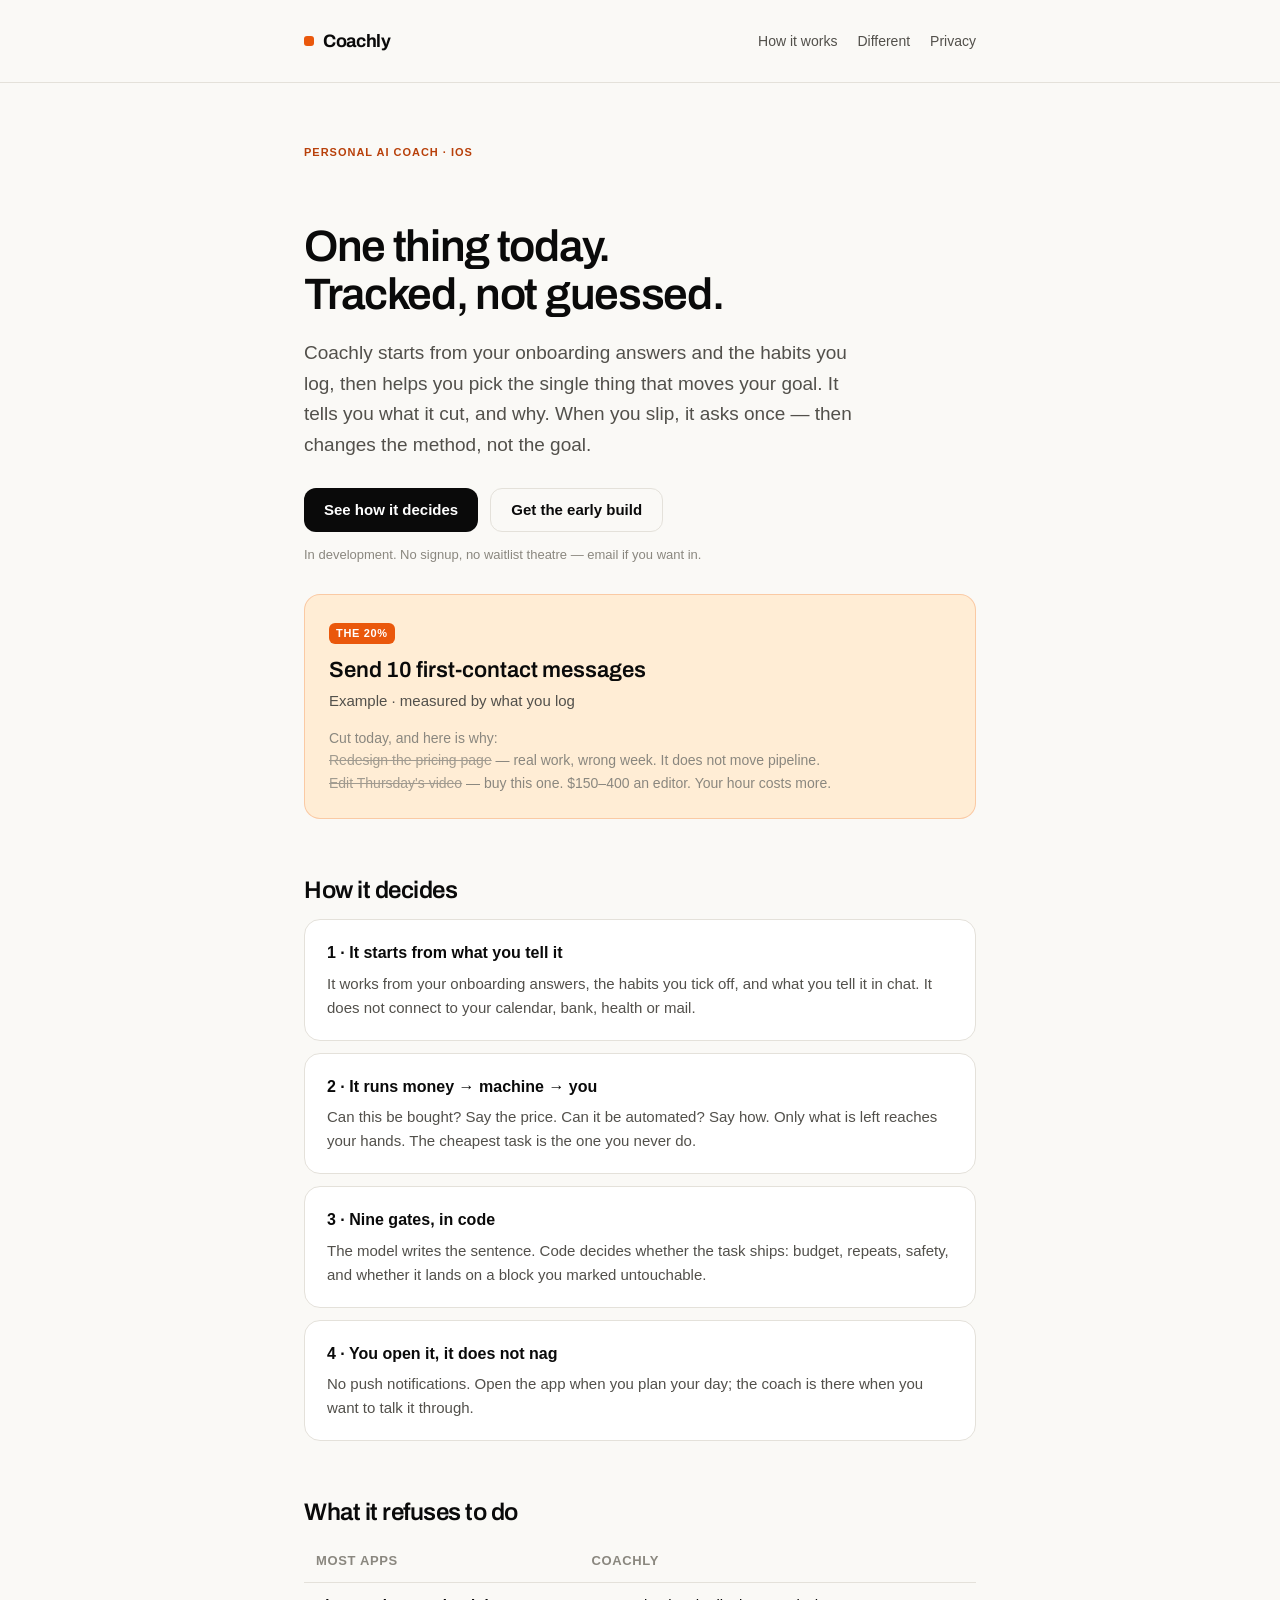
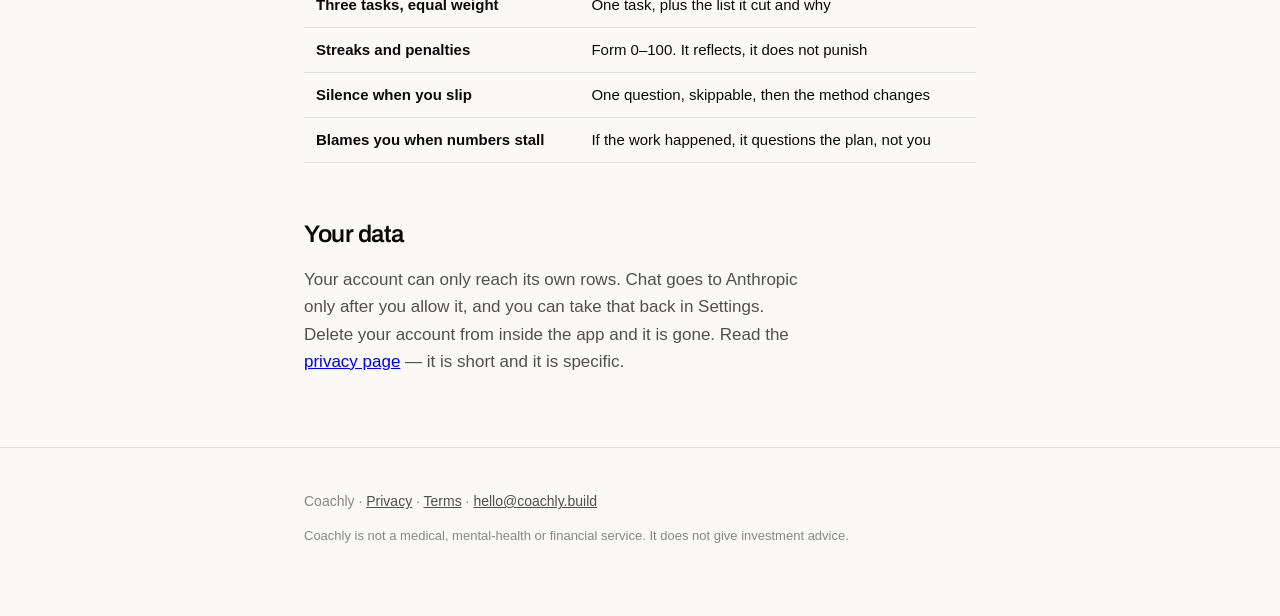
<file: index.html>
<!doctype html>
<html lang="en">
<head>
<meta charset="utf-8">
<meta name="viewport" content="width=device-width,initial-scale=1">
<title>Coachly — a 1:1 AI coach that picks the one thing to do today</title>
<meta name="description" content="A 1:1 coach for operators. It learns your goals in onboarding, helps you pick one thing a day, tracks your habits, and changes the plan when you slip.">
<link rel="preconnect" href="https://fonts.googleapis.com"><link rel="preconnect" href="https://fonts.gstatic.com" crossorigin>
<link href="https://fonts.googleapis.com/css2?family=Archivo:wght@500;600;700&display=swap" rel="stylesheet">
<link rel="stylesheet" href="style.css">
</head>
<body>
<header><div class="wrap bar">
  <div class="logo"><span class="dot"></span>Coachly</div>
  <nav><a href="#how">How it works</a><a href="#different">Different</a><a href="privacy.html">Privacy</a></nav>
</div></header>

<main class="wrap">
  <p class="eyebrow" style="margin-top:64px">Personal AI coach · iOS</p>
  <h1>One thing today.<br>Tracked, not guessed.</h1>
  <p class="lede">Coachly starts from your onboarding answers and the habits you log, then helps you pick the single thing that moves your goal. It tells you what it cut, and why. When you slip, it asks once — then changes the method, not the goal.</p>

  <div class="row">
    <a class="btn" href="#how">See how it decides</a>
    <a class="btn btn-ghost" href="mailto:hello@coachly.build">Get the early build</a>
  </div>
  <p class="note">In development. No signup, no waitlist theatre — email if you want in.</p>

  <div class="today">
    <span class="tag">THE 20%</span>
    <div class="t">Send 10 first-contact messages</div>
    <p style="margin:0;color:var(--ink-2);font-size:15px">Example · measured by what you log</p>
    <div class="cut">Cut today, and here is why:
      <br><s>Redesign the pricing page</s> — real work, wrong week. It does not move pipeline.
      <br><s>Edit Thursday's video</s> — buy this one. $150–400 an editor. Your hour costs more.
    </div>
  </div>

  <h2 id="how">How it decides</h2>
  <div class="card"><strong>1 · It starts from what you tell it</strong><p>It works from your onboarding answers, the habits you tick off, and what you tell it in chat. It does not connect to your calendar, bank, health or mail.</p></div>
  <div class="card"><strong>2 · It runs money → machine → you</strong><p>Can this be bought? Say the price. Can it be automated? Say how. Only what is left reaches your hands. The cheapest task is the one you never do.</p></div>
  <div class="card"><strong>3 · Nine gates, in code</strong><p>The model writes the sentence. Code decides whether the task ships: budget, repeats, safety, and whether it lands on a block you marked untouchable.</p></div>
  <div class="card"><strong>4 · You open it, it does not nag</strong><p>No push notifications. Open the app when you plan your day; the coach is there when you want to talk it through.</p></div>

  <h2 id="different">What it refuses to do</h2>
  <table>
    <tr><th>Most apps</th><th>Coachly</th></tr>
    <tr><td>Three tasks, equal weight</td><td>One task, plus the list it cut and why</td></tr>
    <tr><td>Streaks and penalties</td><td>Form 0–100. It reflects, it does not punish</td></tr>
    <tr><td>Silence when you slip</td><td>One question, skippable, then the method changes</td></tr>
    <tr><td>Blames you when numbers stall</td><td>If the work happened, it questions the plan, not you</td></tr>
  </table>

  <h2>Your data</h2>
  <p class="lede" style="font-size:17px">Your account can only reach its own rows. Chat goes to Anthropic only after you allow it, and you can take that back in Settings. Delete your account from inside the app and it is gone. Read the <a href="privacy.html">privacy page</a> — it is short and it is specific.</p>
</main>

<footer><div class="wrap">
  <p>Coachly · <a href="privacy.html">Privacy</a> · <a href="terms.html">Terms</a> · <a href="mailto:hello@coachly.build">hello@coachly.build</a></p>
  <p class="note">Coachly is not a medical, mental-health or financial service. It does not give investment advice.</p>
</div></footer>
</body></html>
</file>
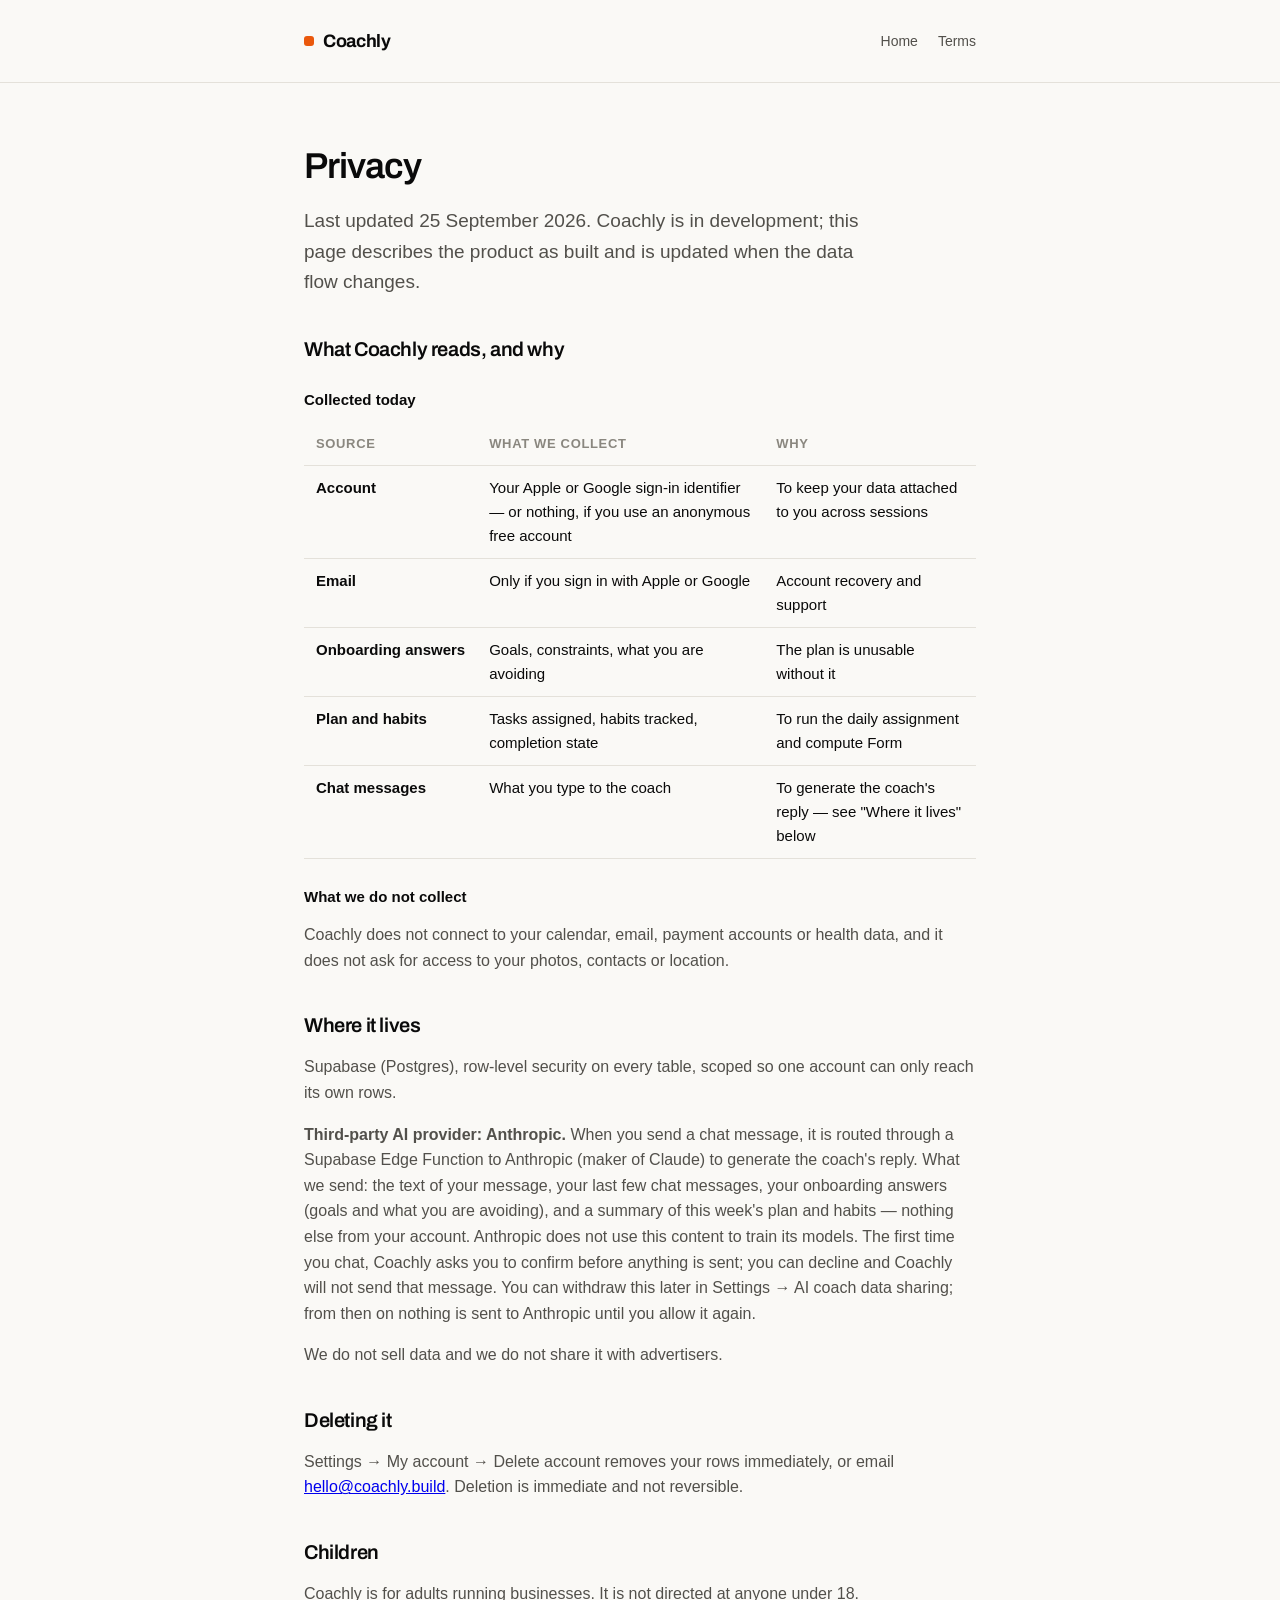
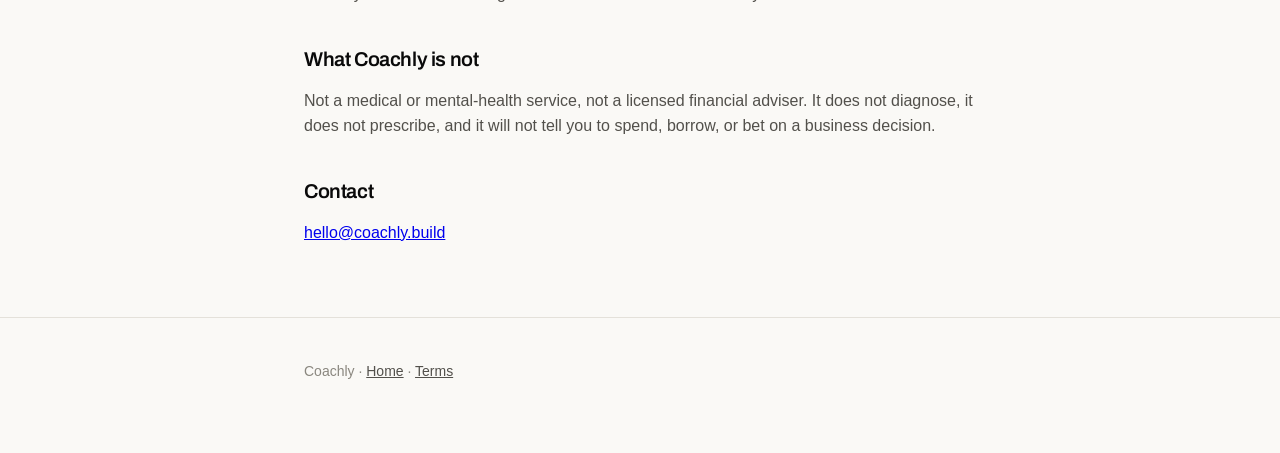
<file: privacy.html>
<!doctype html>
<html lang="en">
<head>
<meta charset="utf-8"><meta name="viewport" content="width=device-width,initial-scale=1">
<title>Privacy — Coachly</title>
<meta name="description" content="What Coachly reads, why it reads it, where it is stored, and how to delete it.">
<link href="https://fonts.googleapis.com/css2?family=Archivo:wght@500;600;700&display=swap" rel="stylesheet">
<link rel="stylesheet" href="style.css">
</head>
<body>
<header><div class="wrap bar">
  <a class="logo" href="index.html" style="color:inherit;text-decoration:none"><span class="dot"></span>Coachly</a>
  <nav><a href="index.html">Home</a><a href="terms.html">Terms</a></nav>
</div></header>
<main class="wrap legal">
<h1 style="font-size:36px">Privacy</h1>
<p class="lede">Last updated 25 September 2026. Coachly is in development; this page describes the product as built and is updated when the data flow changes.</p>

<h2>What Coachly reads, and why</h2>

<h3>Collected today</h3>
<table>
  <tr><th>Source</th><th>What we collect</th><th>Why</th></tr>
  <tr><td>Account</td><td>Your Apple or Google sign-in identifier — or nothing, if you use an anonymous free account</td><td>To keep your data attached to you across sessions</td></tr>
  <tr><td>Email</td><td>Only if you sign in with Apple or Google</td><td>Account recovery and support</td></tr>
  <tr><td>Onboarding answers</td><td>Goals, constraints, what you are avoiding</td><td>The plan is unusable without it</td></tr>
  <tr><td>Plan and habits</td><td>Tasks assigned, habits tracked, completion state</td><td>To run the daily assignment and compute Form</td></tr>
  <tr><td>Chat messages</td><td>What you type to the coach</td><td>To generate the coach's reply — see "Where it lives" below</td></tr>
</table>

<h3>What we do not collect</h3>
<p>Coachly does not connect to your calendar, email, payment accounts or health data, and it does not ask for access to your photos, contacts or location.</p>

<h2>Where it lives</h2>
<p>Supabase (Postgres), row-level security on every table, scoped so one account can only reach its own rows.</p>
<p><strong>Third-party AI provider: Anthropic.</strong> When you send a chat message, it is routed through a Supabase Edge Function to Anthropic (maker of Claude) to generate the coach's reply. What we send: the text of your message, your last few chat messages, your onboarding answers (goals and what you are avoiding), and a summary of this week's plan and habits — nothing else from your account. Anthropic does not use this content to train its models. The first time you chat, Coachly asks you to confirm before anything is sent; you can decline and Coachly will not send that message. You can withdraw this later in Settings → AI coach data sharing; from then on nothing is sent to Anthropic until you allow it again.</p>
<p>We do not sell data and we do not share it with advertisers.</p>

<h2>Deleting it</h2>
<p>Settings → My account → Delete account removes your rows immediately, or email <a href="mailto:hello@coachly.build">hello@coachly.build</a>. Deletion is immediate and not reversible.</p>

<h2>Children</h2>
<p>Coachly is for adults running businesses. It is not directed at anyone under 18.</p>

<h2>What Coachly is not</h2>
<p>Not a medical or mental-health service, not a licensed financial adviser. It does not diagnose, it does not prescribe, and it will not tell you to spend, borrow, or bet on a business decision.</p>

<h2>Contact</h2>
<p><a href="mailto:hello@coachly.build">hello@coachly.build</a></p>
</main>
<footer><div class="wrap"><p>Coachly · <a href="index.html">Home</a> · <a href="terms.html">Terms</a></p></div></footer>
</body></html>
</file>
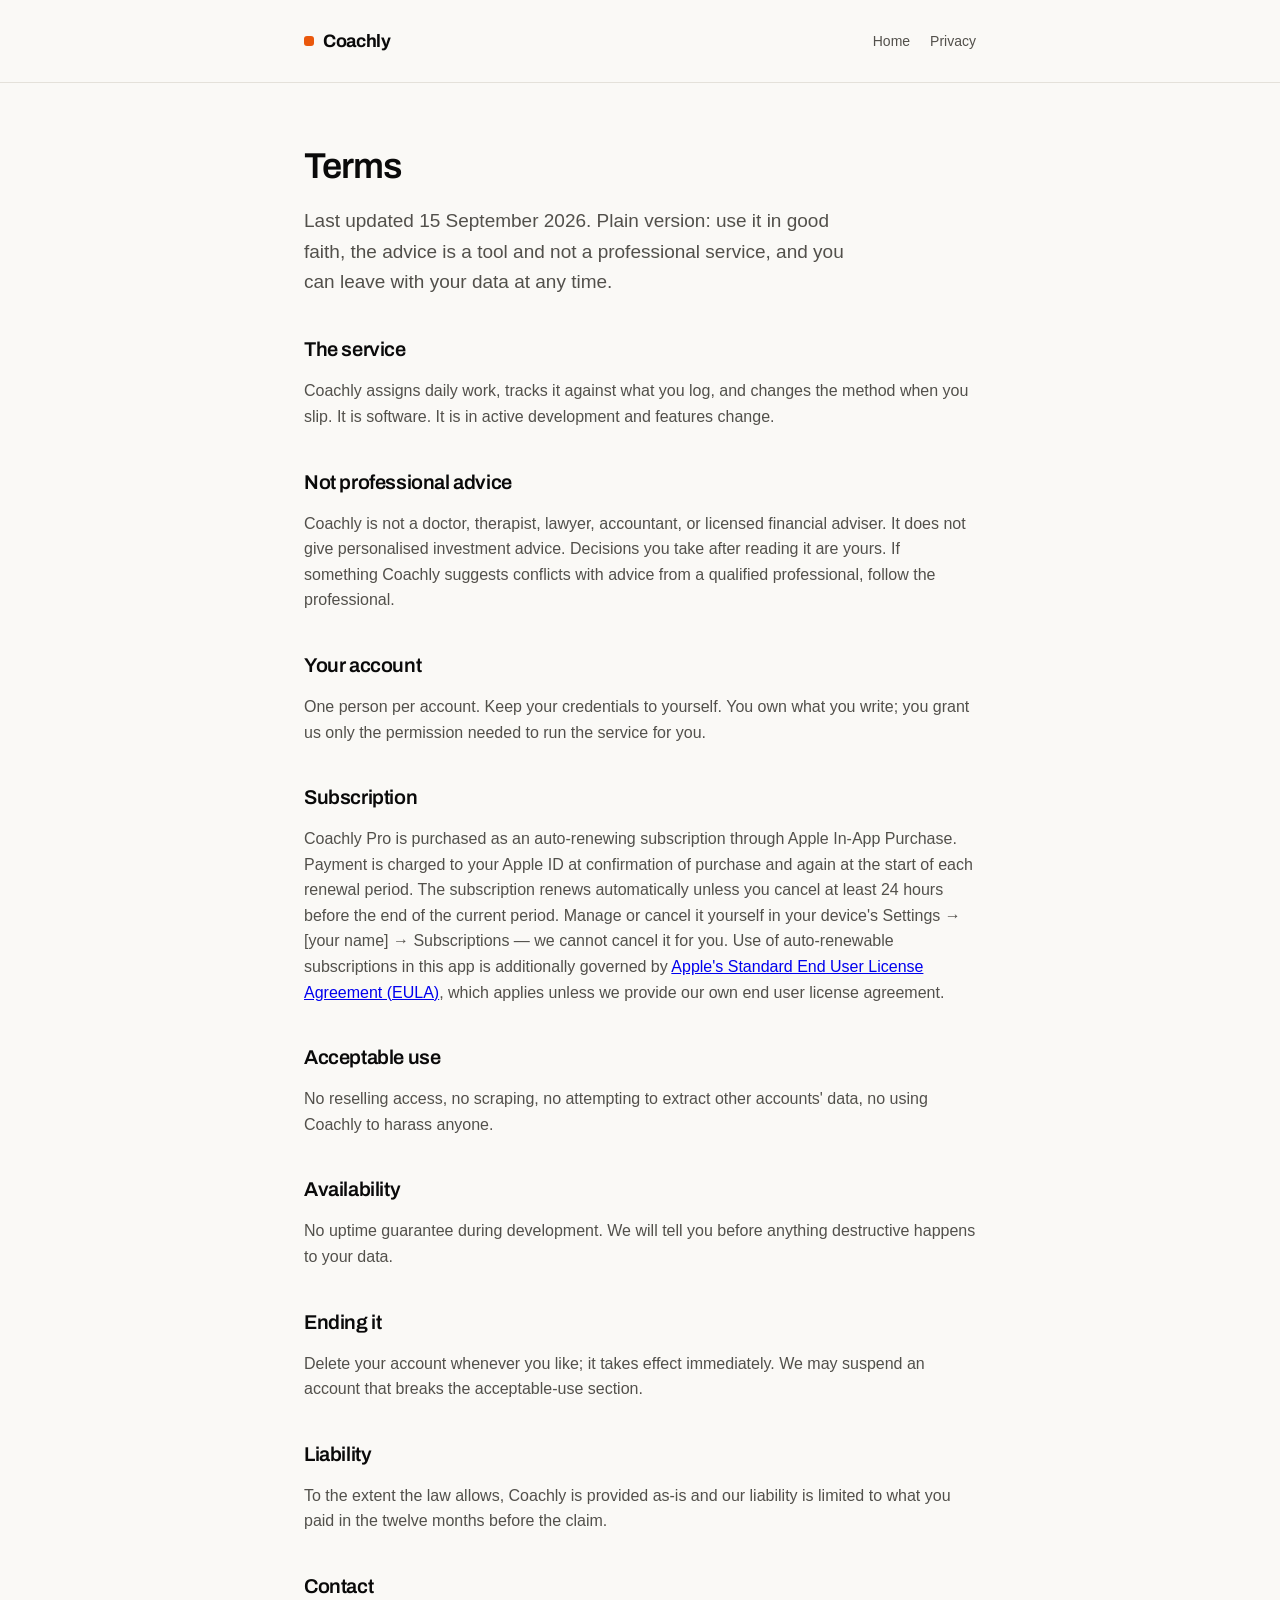
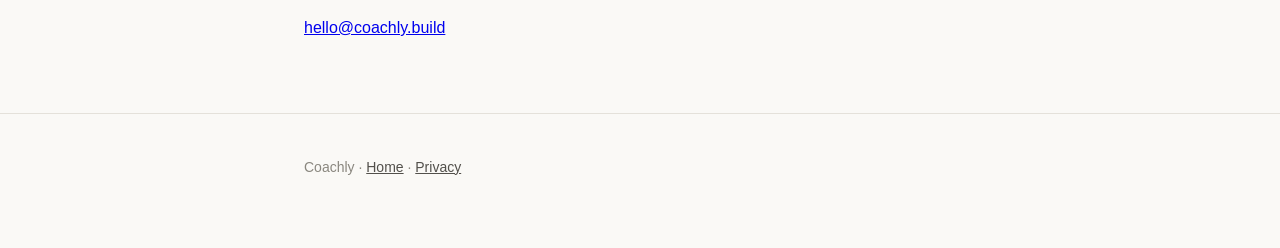
<file: terms.html>
<!doctype html>
<html lang="en">
<head>
<meta charset="utf-8"><meta name="viewport" content="width=device-width,initial-scale=1">
<title>Terms — Coachly</title>
<link href="https://fonts.googleapis.com/css2?family=Archivo:wght@500;600;700&display=swap" rel="stylesheet">
<link rel="stylesheet" href="style.css">
</head>
<body>
<header><div class="wrap bar">
  <a class="logo" href="index.html" style="color:inherit;text-decoration:none"><span class="dot"></span>Coachly</a>
  <nav><a href="index.html">Home</a><a href="privacy.html">Privacy</a></nav>
</div></header>
<main class="wrap legal">
<h1 style="font-size:36px">Terms</h1>
<p class="lede">Last updated 15 September 2026. Plain version: use it in good faith, the advice is a tool and not a professional service, and you can leave with your data at any time.</p>

<h2>The service</h2>
<p>Coachly assigns daily work, tracks it against what you log, and changes the method when you slip. It is software. It is in active development and features change.</p>

<h2>Not professional advice</h2>
<p>Coachly is not a doctor, therapist, lawyer, accountant, or licensed financial adviser. It does not give personalised investment advice. Decisions you take after reading it are yours. If something Coachly suggests conflicts with advice from a qualified professional, follow the professional.</p>

<h2>Your account</h2>
<p>One person per account. Keep your credentials to yourself. You own what you write; you grant us only the permission needed to run the service for you.</p>

<h2>Subscription</h2>
<p>Coachly Pro is purchased as an auto-renewing subscription through Apple In-App Purchase. Payment is charged to your Apple ID at confirmation of purchase and again at the start of each renewal period. The subscription renews automatically unless you cancel at least 24 hours before the end of the current period. Manage or cancel it yourself in your device's Settings → [your name] → Subscriptions — we cannot cancel it for you. Use of auto-renewable subscriptions in this app is additionally governed by <a href="https://www.apple.com/legal/internet-services/itunes/dev/stdeula/">Apple's Standard End User License Agreement (EULA)</a>, which applies unless we provide our own end user license agreement.</p>

<h2>Acceptable use</h2>
<p>No reselling access, no scraping, no attempting to extract other accounts' data, no using Coachly to harass anyone.</p>

<h2>Availability</h2>
<p>No uptime guarantee during development. We will tell you before anything destructive happens to your data.</p>

<h2>Ending it</h2>
<p>Delete your account whenever you like; it takes effect immediately. We may suspend an account that breaks the acceptable-use section.</p>

<h2>Liability</h2>
<p>To the extent the law allows, Coachly is provided as-is and our liability is limited to what you paid in the twelve months before the claim.</p>

<h2>Contact</h2>
<p><a href="mailto:hello@coachly.build">hello@coachly.build</a></p>
</main>
<footer><div class="wrap"><p>Coachly · <a href="index.html">Home</a> · <a href="privacy.html">Privacy</a></p></div></footer>
</body></html>
</file>
<file: style.css>
/* coachly.build — dùng đúng token của app (design/tokens.css).
   Trang bán hàng và app phải trông như một thứ; lệch màu là lệch lòng tin. */
:root{
  --canvas:#faf9f6;--surface:#fff;--surface-2:#f2f0eb;--line:#e4e1da;
  --ink:#0a0a0a;--ink-2:#52504b;--ink-3:#8a877f;
  --orange:#ea580c;--orange-ink:#b8400a;--orange-soft:#ffedd5;
  --good:#15803d;--risk:#b91c1c;--rest:#0369a1;
  --font-display:'Archivo',-apple-system,system-ui,sans-serif;
  --font-body:-apple-system,BlinkMacSystemFont,'SF Pro Text','Segoe UI',Roboto,sans-serif;
  --r-card:16px;--r-button:12px;--t:200ms;--ease:cubic-bezier(.2,0,0,1);
}
*{box-sizing:border-box}
body{margin:0;background:var(--canvas);color:var(--ink);font:16px/1.6 var(--font-body);-webkit-font-smoothing:antialiased}
.wrap{max-width:720px;margin:0 auto;padding:0 24px}
header{padding:28px 0;border-bottom:1px solid var(--line)}
.bar{display:flex;align-items:center;justify-content:space-between;gap:16px}
.logo{font:700 18px/1 var(--font-display);letter-spacing:-.02em;display:flex;align-items:center;gap:9px}
.dot{width:10px;height:10px;border-radius:3px;background:var(--orange);display:inline-block}
nav a{color:var(--ink-2);text-decoration:none;font-size:14px;margin-left:20px}
nav a:hover{color:var(--ink)}
h1{font:600 44px/1.1 var(--font-display);letter-spacing:-.03em;margin:64px 0 20px}
h2{font:600 24px/1.25 var(--font-display);letter-spacing:-.02em;margin:56px 0 14px}
h3{font:600 15px/1.3 var(--font-body);margin:28px 0 6px}
.lede{font-size:19px;color:var(--ink-2);max-width:54ch}
.eyebrow{font:600 11px/1 var(--font-body);letter-spacing:.09em;text-transform:uppercase;color:var(--orange-ink);margin-bottom:18px}
.btn{display:inline-flex;align-items:center;min-height:44px;padding:0 20px;border-radius:var(--r-button);background:var(--ink);color:#fff;text-decoration:none;font-weight:600;font-size:15px;transition:opacity var(--t) var(--ease)}
.btn:hover{opacity:.85}
.btn-ghost{background:transparent;color:var(--ink);border:1px solid var(--line)}
.row{display:flex;gap:12px;flex-wrap:wrap;margin:28px 0 8px}
.note{font-size:13px;color:var(--ink-3)}
.card{background:var(--surface);border:1px solid var(--line);border-radius:var(--r-card);padding:20px 22px;margin:12px 0}
.card p{margin:6px 0 0;color:var(--ink-2);font-size:15px}
.card strong{font-weight:600;color:var(--ink)}
/* MỘT vùng cam đặc trên trang. Đúng một. */
.today{background:var(--orange-soft);border:1px solid rgba(234,88,12,.24);border-radius:var(--r-card);padding:24px;margin:28px 0}
.today .tag{display:inline-block;background:var(--orange);color:#fff;font:600 11px/1 var(--font-body);letter-spacing:.06em;padding:5px 7px;border-radius:6px}
.today .t{font:600 22px/1.3 var(--font-display);margin:12px 0 4px}
.cut{color:var(--ink-3);font-size:14px;margin-top:14px}
.cut s{opacity:.8}
table{width:100%;border-collapse:collapse;margin:14px 0;font-size:15px}
th,td{text-align:left;padding:10px 12px;border-bottom:1px solid var(--line);vertical-align:top}
th{font-weight:600;font-size:13px;color:var(--ink-3);text-transform:uppercase;letter-spacing:.05em}
td:first-child{white-space:nowrap;font-weight:600}
footer{border-top:1px solid var(--line);margin-top:72px;padding:28px 0 56px;color:var(--ink-3);font-size:14px}
footer a{color:var(--ink-2)}
.legal p,.legal li{color:var(--ink-2)}
.legal h2{margin-top:40px;font-size:20px}
@media(max-width:560px){h1{font-size:34px;margin-top:40px}.lede{font-size:17px}}
</file>
